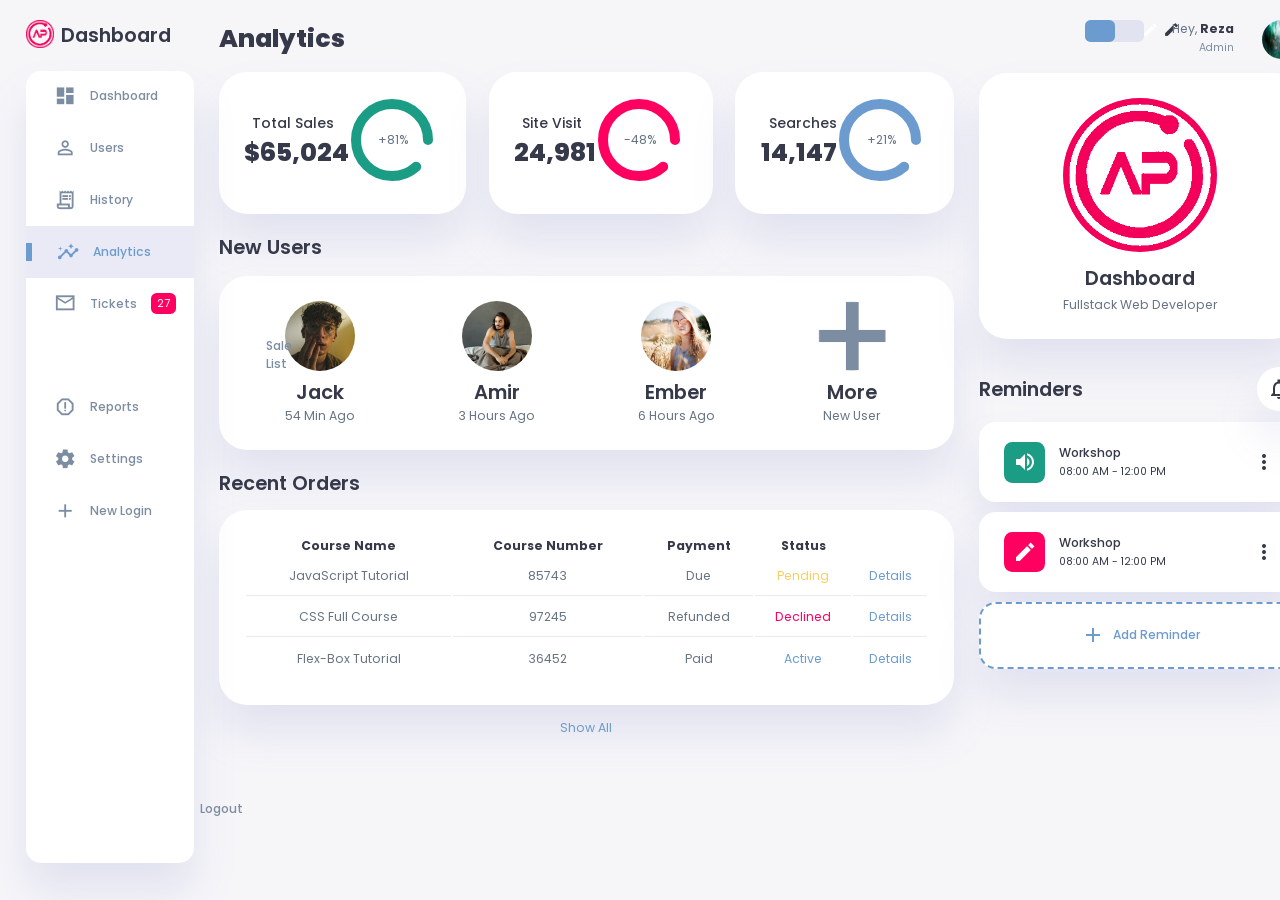
<file: Admin Dashboard 1/index.html>
<!DOCTYPE html>
<html lang="en">

<head>
    <meta charset="UTF-8">
    <meta name="viewport" content="width=device-width, initial-scale=1.0">
    <link href="https://fonts.googleapis.com/icon?family=Material+Icons+Sharp" rel="stylesheet">
    <link rel="stylesheet" href="style.css">
    <title>Responsive Dashboard Design #1 </title>
</head>

<body>

    <div class="container">
        <!-- Sidebar Section -->
        <aside>
            <div class="toggle">
                <div class="logo">
                    <img src="images/logo.png">
                    <h2>Dashboard</h2>
                </div>
                <div class="close" id="close-btn">
                    <span class="material-icons-sharp">
                        close
                    </span>
                </div>
            </div>

            <div class="sidebar">
                <a href="#">
                    <span class="material-icons-sharp">
                        dashboard
                    </span>
                    <h3>Dashboard</h3>
                </a>
                <a href="#">
                    <span class="material-icons-sharp">
                        person_outline
                    </span>
                    <h3>Users</h3>
                </a>
                <a href="#">
                    <span class="material-icons-sharp">
                        receipt_long
                    </span>
                    <h3>History</h3>
                </a>
                <a href="#" class="active">
                    <span class="material-icons-sharp">
                        insights
                    </span>
                    <h3>Analytics</h3>
                </a>
                <a href="#">
                    <span class="material-icons-sharp">
                        mail_outline
                    </span>
                    <h3>Tickets</h3>
                    <span class="message-count">27</span>
                </a>
                <a href="#">
                    <span class="material-icons-sharp">
                        inventory
                    </span>
                    <h3>Sale List</h3>
                </a>
                <a href="#">
                    <span class="material-icons-sharp">
                        report_gmailerrorred
                    </span>
                    <h3>Reports</h3>
                </a>
                <a href="#">
                    <span class="material-icons-sharp">
                        settings
                    </span>
                    <h3>Settings</h3>
                </a>
                <a href="#">
                    <span class="material-icons-sharp">
                        add
                    </span>
                    <h3>New Login</h3>
                </a>
                <a href="#">
                    <span class="material-icons-sharp">
                        logout
                    </span>
                    <h3>Logout</h3>
                </a>
            </div>
        </aside>
        <!-- End of Sidebar Section -->

        <!-- Main Content -->
        <main>
            <h1>Analytics</h1>
            <!-- Analyses -->
            <div class="analyse">
                <div class="sales">
                    <div class="status">
                        <div class="info">
                            <h3>Total Sales</h3>
                            <h1>$65,024</h1>
                        </div>
                        <div class="progresss">
                            <svg>
                                <circle cx="38" cy="38" r="36"></circle>
                            </svg>
                            <div class="percentage">
                                <p>+81%</p>
                            </div>
                        </div>
                    </div>
                </div>
                <div class="visits">
                    <div class="status">
                        <div class="info">
                            <h3>Site Visit</h3>
                            <h1>24,981</h1>
                        </div>
                        <div class="progresss">
                            <svg>
                                <circle cx="38" cy="38" r="36"></circle>
                            </svg>
                            <div class="percentage">
                                <p>-48%</p>
                            </div>
                        </div>
                    </div>
                </div>
                <div class="searches">
                    <div class="status">
                        <div class="info">
                            <h3>Searches</h3>
                            <h1>14,147</h1>
                        </div>
                        <div class="progresss">
                            <svg>
                                <circle cx="38" cy="38" r="36"></circle>
                            </svg>
                            <div class="percentage">
                                <p>+21%</p>
                            </div>
                        </div>
                    </div>
                </div>
            </div>
            <!-- End of Analyses -->

            <!-- New Users Section -->
            <div class="new-users">
                <h2>New Users</h2>
                <div class="user-list">
                    <div class="user">
                        <img src="images/profile-2.jpg">
                        <h2>Jack</h2>
                        <p>54 Min Ago</p>
                    </div>
                    <div class="user">
                        <img src="images/profile-3.jpg">
                        <h2>Amir</h2>
                        <p>3 Hours Ago</p>
                    </div>
                    <div class="user">
                        <img src="images/profile-4.jpg">
                        <h2>Ember</h2>
                        <p>6 Hours Ago</p>
                    </div>
                    <div class="user">
                        <img src="images/plus.png">
                        <h2>More</h2>
                        <p>New User</p>
                    </div>
                </div>
            </div>
            <!-- End of New Users Section -->

            <!-- Recent Orders Table -->
            <div class="recent-orders">
                <h2>Recent Orders</h2>
                <table>
                    <thead>
                        <tr>
                            <th>Course Name</th>
                            <th>Course Number</th>
                            <th>Payment</th>
                            <th>Status</th>
                            <th></th>
                        </tr>
                    </thead>
                    <tbody></tbody>
                </table>
                <a href="#">Show All</a>
            </div>
            <!-- End of Recent Orders -->

        </main>
        <!-- End of Main Content -->

        <!-- Right Section -->
        <div class="right-section">
            <div class="nav">
                <button id="menu-btn">
                    <span class="material-icons-sharp">
                        menu
                    </span>
                </button>
                <div class="dark-mode">
                    <span class="material-icons-sharp active">
                        light_mode
                    </span>
                    <span class="material-icons-sharp">
                        dark_mode
                    </span>
                </div>

                <div class="profile">
                    <div class="info">
                        <p>Hey, <b>Reza</b></p>
                        <small class="text-muted">Admin</small>
                    </div>
                    <div class="profile-photo">
                        <img src="images/profile-1.jpg">
                    </div>
                </div>

            </div>
            <!-- End of Nav -->

            <div class="user-profile">
                <div class="logo">
                    <img src="images/logo.png">
                    <h2>Dashboard</h2>
                    <p>Fullstack Web Developer</p>
                </div>
            </div>

            <div class="reminders">
                <div class="header">
                    <h2>Reminders</h2>
                    <span class="material-icons-sharp">
                        notifications_none
                    </span>
                </div>

                <div class="notification">
                    <div class="icon">
                        <span class="material-icons-sharp">
                            volume_up
                        </span>
                    </div>
                    <div class="content">
                        <div class="info">
                            <h3>Workshop</h3>
                            <small class="text_muted">
                                08:00 AM - 12:00 PM
                            </small>
                        </div>
                        <span class="material-icons-sharp">
                            more_vert
                        </span>
                    </div>
                </div>

                <div class="notification deactive">
                    <div class="icon">
                        <span class="material-icons-sharp">
                            edit
                        </span>
                    </div>
                    <div class="content">
                        <div class="info">
                            <h3>Workshop</h3>
                            <small class="text_muted">
                                08:00 AM - 12:00 PM
                            </small>
                        </div>
                        <span class="material-icons-sharp">
                            more_vert
                        </span>
                    </div>
                </div>

                <div class="notification add-reminder">
                    <div>
                        <span class="material-icons-sharp">
                            add
                        </span>
                        <h3>Add Reminder</h3>
                    </div>
                </div>

            </div>

        </div>


    </div>

    <script src="orders.js"></script>
    <script src="index.js"></script>
</body>

</html>
</file>
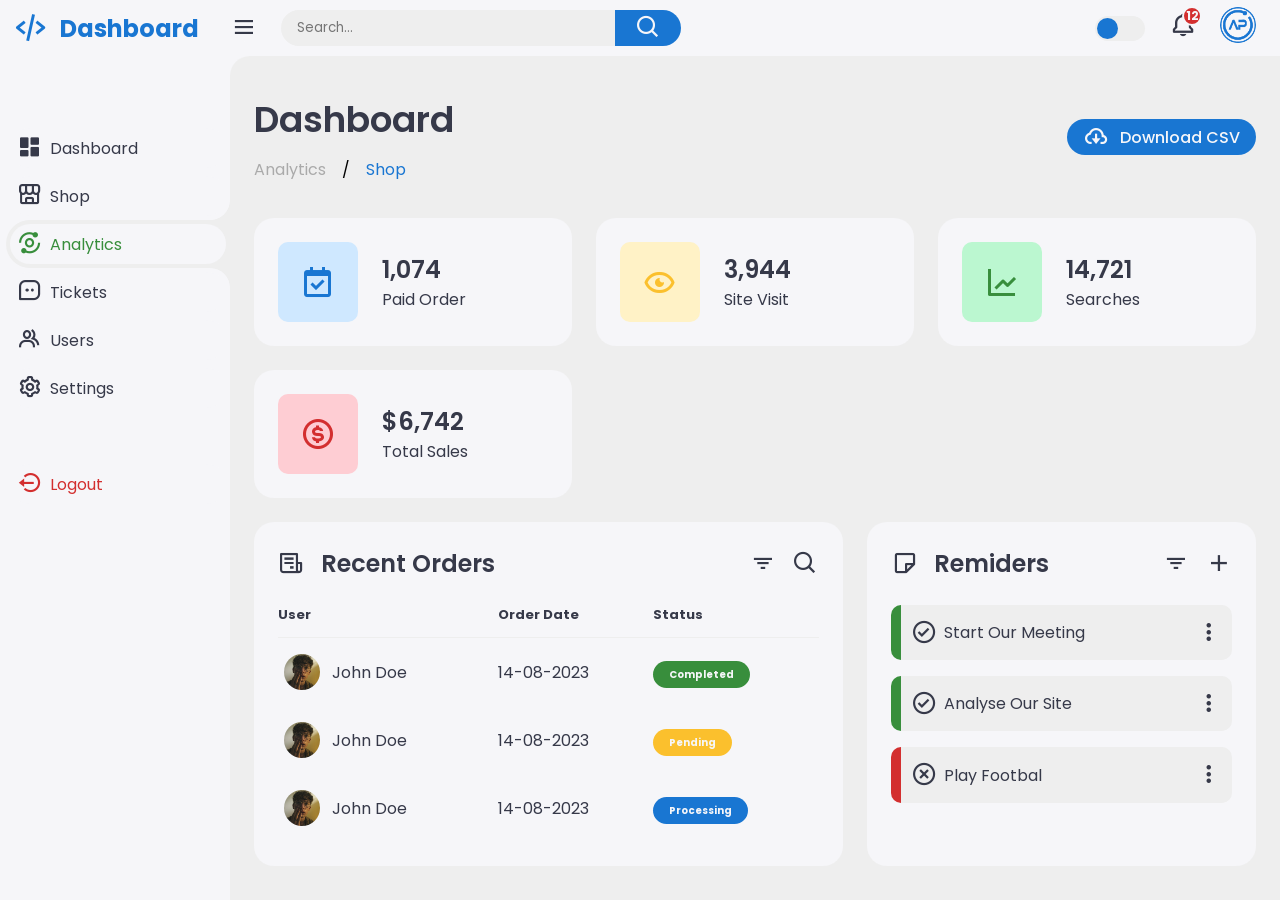
<file: Admin Dashboard 2/index.html>
<!DOCTYPE html>
<html lang="en">

<head>
    <meta charset="UTF-8">
    <meta name="viewport" content="width=device-width, initial-scale=1.0">
    <link href='https://unpkg.com/boxicons@2.1.4/css/boxicons.min.css' rel='stylesheet'>
    <link rel="stylesheet" href="style.css">
    <title>Responsive Dashboard Design #2 </title>
</head>

<body>

    <!-- Sidebar -->
    <div class="sidebar">
        <a href="#" class="logo">
            <i class='bx bx-code-alt'></i>
            <div class="logo-name">Dashboard</div>
        </a>
        <ul class="side-menu">
            <li><a href="#"><i class='bx bxs-dashboard'></i>Dashboard</a></li>
            <li><a href="#"><i class='bx bx-store-alt'></i>Shop</a></li>
            <li class="active"><a href="#"><i class='bx bx-analyse'></i>Analytics</a></li>
            <li><a href="#"><i class='bx bx-message-square-dots'></i>Tickets</a></li>
            <li><a href="#"><i class='bx bx-group'></i>Users</a></li>
            <li><a href="#"><i class='bx bx-cog'></i>Settings</a></li>
        </ul>
        <ul class="side-menu">
            <li>
                <a href="#" class="logout">
                    <i class='bx bx-log-out-circle'></i>
                    Logout
                </a>
            </li>
        </ul>
    </div>
    <!-- End of Sidebar -->

    <!-- Main Content -->
    <div class="content">
        <!-- Navbar -->
        <nav>
            <i class='bx bx-menu'></i>
            <form action="#">
                <div class="form-input">
                    <input type="search" placeholder="Search...">
                    <button class="search-btn" type="submit"><i class='bx bx-search'></i></button>
                </div>
            </form>
            <input type="checkbox" id="theme-toggle" hidden>
            <label for="theme-toggle" class="theme-toggle"></label>
            <a href="#" class="notif">
                <i class='bx bx-bell'></i>
                <span class="count">12</span>
            </a>
            <a href="#" class="profile">
                <img src="images/logo.png">
            </a>
        </nav>

        <!-- End of Navbar -->

        <main>
            <div class="header">
                <div class="left">
                    <h1>Dashboard</h1>
                    <ul class="breadcrumb">
                        <li><a href="#">
                                Analytics
                            </a></li>
                        /
                        <li><a href="#" class="active">Shop</a></li>
                    </ul>
                </div>
                <a href="#" class="report">
                    <i class='bx bx-cloud-download'></i>
                    <span>Download CSV</span>
                </a>
            </div>

            <!-- Insights -->
            <ul class="insights">
                <li>
                    <i class='bx bx-calendar-check'></i>
                    <span class="info">
                        <h3>
                            1,074
                        </h3>
                        <p>Paid Order</p>
                    </span>
                </li>
                <li><i class='bx bx-show-alt'></i>
                    <span class="info">
                        <h3>
                            3,944
                        </h3>
                        <p>Site Visit</p>
                    </span>
                </li>
                <li><i class='bx bx-line-chart'></i>
                    <span class="info">
                        <h3>
                            14,721
                        </h3>
                        <p>Searches</p>
                    </span>
                </li>
                <li><i class='bx bx-dollar-circle'></i>
                    <span class="info">
                        <h3>
                            $6,742
                        </h3>
                        <p>Total Sales</p>
                    </span>
                </li>
            </ul>
            <!-- End of Insights -->

            <div class="bottom-data">
                <div class="orders">
                    <div class="header">
                        <i class='bx bx-receipt'></i>
                        <h3>Recent Orders</h3>
                        <i class='bx bx-filter'></i>
                        <i class='bx bx-search'></i>
                    </div>
                    <table>
                        <thead>
                            <tr>
                                <th>User</th>
                                <th>Order Date</th>
                                <th>Status</th>
                            </tr>
                        </thead>
                        <tbody>
                            <tr>
                                <td>
                                    <img src="images/profile-1.jpg">
                                    <p>John Doe</p>
                                </td>
                                <td>14-08-2023</td>
                                <td><span class="status completed">Completed</span></td>
                            </tr>
                            <tr>
                                <td>
                                    <img src="images/profile-1.jpg">
                                    <p>John Doe</p>
                                </td>
                                <td>14-08-2023</td>
                                <td><span class="status pending">Pending</span></td>
                            </tr>
                            <tr>
                                <td>
                                    <img src="images/profile-1.jpg">
                                    <p>John Doe</p>
                                </td>
                                <td>14-08-2023</td>
                                <td><span class="status process">Processing</span></td>
                            </tr>
                        </tbody>
                    </table>
                </div>

                <!-- Reminders -->
                <div class="reminders">
                    <div class="header">
                        <i class='bx bx-note'></i>
                        <h3>Remiders</h3>
                        <i class='bx bx-filter'></i>
                        <i class='bx bx-plus'></i>
                    </div>
                    <ul class="task-list">
                        <li class="completed">
                            <div class="task-title">
                                <i class='bx bx-check-circle'></i>
                                <p>Start Our Meeting</p>
                            </div>
                            <i class='bx bx-dots-vertical-rounded'></i>
                        </li>
                        <li class="completed">
                            <div class="task-title">
                                <i class='bx bx-check-circle'></i>
                                <p>Analyse Our Site</p>
                            </div>
                            <i class='bx bx-dots-vertical-rounded'></i>
                        </li>
                        <li class="not-completed">
                            <div class="task-title">
                                <i class='bx bx-x-circle'></i>
                                <p>Play Footbal</p>
                            </div>
                            <i class='bx bx-dots-vertical-rounded'></i>
                        </li>
                    </ul>
                </div>

                <!-- End of Reminders-->

            </div>

        </main>

    </div>

    <script src="index.js"></script>
</body>

</html>
</file>
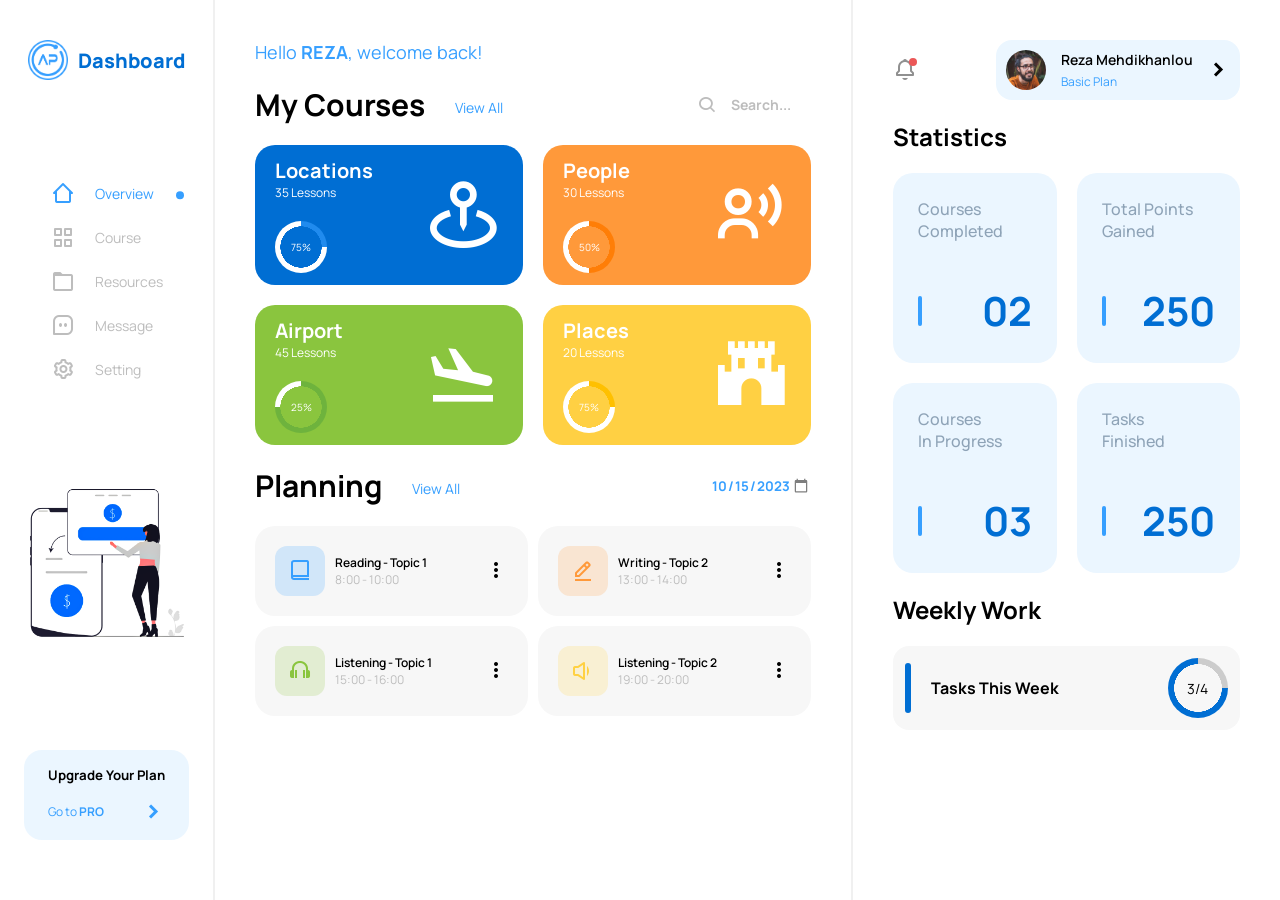
<file: Dashboard Design 1/index.html>
<!DOCTYPE html>
<html lang="en">

<head>
    <meta charset="UTF-8">
    <meta name="viewport" content="width=device-width, initial-scale=1.0">
    <link href='https://unpkg.com/boxicons@2.1.4/css/boxicons.min.css' rel='stylesheet'>
    <link rel="stylesheet" href="style.css">
    <title>Responsive Dashboard Design #01 </title>
</head>

<body>

    <div class="container">

        <aside class="left-section">
            <div class="logo">
                <button class="menu-btn" id="menu-close">
                    <i class='bx bx-log-out-circle'></i>
                </button>
                <img src="assets/logo.png">
                <a href="#">Dashboard</a>
            </div>

            <div class="sidebar">
                <div class="item" id="active">
                    <i class='bx bx-home-alt-2'></i>
                    <a href="#">Overview</a>
                </div>
                <div class="item">
                    <i class='bx bx-grid-alt'></i>
                    <a href="#">Course</a>
                </div>
                <div class="item">
                    <i class='bx bx-folder'></i>
                    <a href="#">Resources</a>
                </div>
                <div class="item">
                    <i class='bx bx-message-square-dots'></i>
                    <a href="#">Message</a>
                </div>
                <div class="item">
                    <i class='bx bx-cog'></i>
                    <a href="#">Setting</a>
                </div>
            </div>

            <div class="pic">
                <img src="assets/pro.png">
            </div>

            <div class="upgrade">
                <h5>Upgrade Your Plan</h5>
                <div class="link">
                    <a href="#">Go to <b>PRO</b></a>
                    <i class='bx bxs-chevron-right'></i>
                </div>
            </div>

        </aside>

        <main>
            <header>
                <button class="menu-btn" id="menu-open">
                    <i class='bx bx-menu'></i>
                </button>
                <h5>Hello <b>REZA</b>, welcome back!</h5>
            </header>

            <div class="separator">
                <div class="info">
                    <h3>My Courses</h3>
                    <a href="#">View All</a>
                </div>
                <div class="search">
                    <i class='bx bx-search'></i>
                    <input type="text" placeholder="Search...">
                </div>
            </div>

            <div class="analytics">
                <div class="item">
                    <div class="progress">
                        <div class="info">
                            <h5>Locations</h5>
                            <p>35 Lessons</p>
                        </div>
                        <div class="progress-bar" role="progressbar" aria-valuenow="75" aria-valuemin="0"
                            aria-valuemax="100"></div>
                    </div>
                    <i class='bx bx-map-pin'></i>
                </div>
                <div class="item">
                    <div class="progress">
                        <div class="info">
                            <h5>People</h5>
                            <p>30 Lessons</p>
                        </div>
                        <div class="progress-bar" role="progressbar" aria-valuenow="75" aria-valuemin="0"
                            aria-valuemax="100"></div>
                    </div>
                    <i class='bx bx-user-voice'></i>
                </div>
                <div class="item">
                    <div class="progress">
                        <div class="info">
                            <h5>Airport</h5>
                            <p>45 Lessons</p>
                        </div>
                        <div class="progress-bar" role="progressbar" aria-valuenow="75" aria-valuemin="0"
                            aria-valuemax="100"></div>
                    </div>
                    <i class='bx bxs-plane-land'></i>
                </div>
                <div class="item">
                    <div class="progress">
                        <div class="info">
                            <h5>Places</h5>
                            <p>20 Lessons</p>
                        </div>
                        <div class="progress-bar" role="progressbar" aria-valuenow="75" aria-valuemin="0"
                            aria-valuemax="100"></div>
                    </div>
                    <i class='bx bxs-castle'></i>
                </div>
            </div>

            <div class="separator">
                <div class="info">
                    <h3>Planning</h3>
                    <a href="#">View All</a>
                </div>
                <input type="date" value="2023-10-15">
            </div>

            <div class="planning">
                <div class="item">
                    <div class="left">
                        <div class="icon">
                            <i class='bx bx-book-alt'></i>
                        </div>
                        <div class="details">
                            <h5>Reading - Topic 1</h5>
                            <p>8:00 - 10:00</p>
                        </div>
                    </div>
                    <i class='bx bx-dots-vertical-rounded'></i>
                </div>
                <div class="item">
                    <div class="left">
                        <div class="icon">
                            <i class='bx bx-edit-alt'></i>
                        </div>
                        <div class="details">
                            <h5>Writing - Topic 2</h5>
                            <p>13:00 - 14:00</p>
                        </div>
                    </div>
                    <i class='bx bx-dots-vertical-rounded'></i>
                </div>
                <div class="item">
                    <div class="left">
                        <div class="icon">
                            <i class='bx bx-headphone'></i>
                        </div>
                        <div class="details">
                            <h5>Listening - Topic 1</h5>
                            <p>15:00 - 16:00</p>
                        </div>
                    </div>
                    <i class='bx bx-dots-vertical-rounded'></i>
                </div>
                <div class="item">
                    <div class="left">
                        <div class="icon">
                            <i class='bx bx-volume-low'></i>
                        </div>
                        <div class="details">
                            <h5>Listening - Topic 2</h5>
                            <p>19:00 - 20:00</p>
                        </div>
                    </div>
                    <i class='bx bx-dots-vertical-rounded'></i>
                </div>
            </div>
        </main>

        <aside class="right-section">
            <div class="top">
                <i class='bx bx-bell'></i>
                <div class="profile">
                    <div class="left">
                        <img src="assets/profile.jpg">
                        <div class="user">
                            <h5>Reza Mehdikhanlou</h5>
                            <a href="#">Basic Plan</a>
                        </div>
                    </div>
                    <i class='bx bxs-chevron-right'></i>
                </div>
            </div>

            <div class="separator" id="first">
                <h4>Statistics</h4>
            </div>

            <div class="stats">
                <div class="item">
                    <div class="top">
                        <p>Courses</p>
                        <p>Completed</p>
                    </div>
                    <div class="bottom">
                        <div class="line"></div>
                        <h3>02</h3>
                    </div>
                </div>
                <div class="item">
                    <div class="top">
                        <p>Total Points</p>
                        <p>Gained</p>
                    </div>
                    <div class="bottom">
                        <div class="line"></div>
                        <h3>250</h3>
                    </div>
                </div>
                <div class="item">
                    <div class="top">
                        <p>Courses</p>
                        <p>In Progress</p>
                    </div>
                    <div class="bottom">
                        <div class="line"></div>
                        <h3>03</h3>
                    </div>
                </div>
                <div class="item">
                    <div class="top">
                        <p>Tasks</p>
                        <p>Finished</p>
                    </div>
                    <div class="bottom">
                        <div class="line"></div>
                        <h3>250</h3>
                    </div>
                </div>
            </div>

            <div class="separator">
                <h4>Weekly Work</h4>
            </div>

            <div class="weekly">
                <div class="title">
                    <div class="line"></div>
                    <h5>Tasks This Week</h5>
                </div>
                <div class="progress-bar" role="progressbar" aria-valuenow="75" aria-valuemin="0" aria-valuemax="100">
                </div>
            </div>

        </aside>

    </div>

    <script src="script.js"></script>
</body>

</html>
</file>
<file: Admin Dashboard 1/style.css>
@import url('https://fonts.googleapis.com/css2?family=Poppins:wght@300;400;500;600;700;800&display=swap');

:root{
    --color-primary: #6C9BCF;
    --color-danger: #FF0060;
    --color-success: #1B9C85;
    --color-warning: #F7D060;
    --color-white: #fff;
    --color-info-dark: #7d8da1;
    --color-dark: #363949;
    --color-light: rgba(132, 139, 200, 0.18);
    --color-dark-variant: #677483;
    --color-background: #f6f6f9;

    --card-border-radius: 2rem;
    --border-radius-1: 0.4rem;
    --border-radius-2: 1.2rem;

    --card-padding: 1.8rem;
    --padding-1: 1.2rem;

    --box-shadow: 0 2rem 3rem var(--color-light);
}

.dark-mode-variables{
    --color-background: #181a1e;
    --color-white: #202528;
    --color-dark: #edeffd;
    --color-dark-variant: #a3bdcc;
    --color-light: rgba(0, 0, 0, 0.4);
    --box-shadow: 0 2rem 3rem var(--color-light);
}

*{
    margin: 0;
    padding: 0;
    outline: 0;
    appearance: 0;
    border: 0;
    text-decoration: none;
    box-sizing: border-box;
}

html{
    font-size: 14px;
}

body{
    width: 100vw;
    height: 100vh;
    font-family: 'Poppins', sans-serif;
    font-size: 0.88rem;
    user-select: none;
    overflow-x: hidden;
    color: var(--color-dark);
    background-color: var(--color-background);
}

a{
    color: var(--color-dark);
}

img{
    display: block;
    width: 100%;
    object-fit: cover;
}

h1{
    font-weight: 800;
    font-size: 1.8rem;
}

h2{
    font-weight: 600;
    font-size: 1.4rem;
}

h3{
    font-weight: 500;
    font-size: 0.87rem;
}

small{
    font-size: 0.76rem;
}

p{
    color: var(--color-dark-variant);
}

b{
    color: var(--color-dark);
}

.text-muted{
    color: var(--color-info-dark);
}

.primary{
    color: var(--color-primary);
}

.danger{
    color: var(--color-danger);
}

.success{
    color: var(--color-success);
}

.warning{
    color: var(--color-warning);
}

.container{
    display: grid;
    width: 96%;
    margin: 0 auto;
    gap: 1.8rem;
    grid-template-columns: 12rem auto 23rem;
}

aside{
    height: 100vh;
}

aside .toggle{
    display: flex;
    align-items: center;
    justify-content: space-between;
    margin-top: 1.4rem;
}

aside .toggle .logo{
    display: flex;
    gap: 0.5rem;
}

aside .toggle .logo img{
    width: 2rem;
    height: 2rem;
}

aside .toggle .close{
    padding-right: 1rem;
    display: none;
}

aside .sidebar{
    display: flex;
    flex-direction: column;
    background-color: var(--color-white);
    box-shadow: var(--box-shadow);
    border-radius: 15px;
    height: 88vh;
    position: relative;
    top: 1.5rem;
    transition: all 0.3s ease;
}

aside .sidebar:hover{
    box-shadow: none;
}

aside .sidebar a{
    display: flex;
    align-items: center;
    color: var(--color-info-dark);
    height: 3.7rem;
    gap: 1rem;
    position: relative;
    margin-left: 2rem;
    transition: all 0.3s ease;
}

aside .sidebar a span{
    font-size: 1.6rem;
    transition: all 0.3s ease;
}

aside .sidebar a:last-child{
    position: absolute;
    bottom: 2rem;
    width: 100%;
}

aside .sidebar a.active{
    width: 100%;
    color: var(--color-primary);
    background-color: var(--color-light);
    margin-left: 0;
}

aside .sidebar a.active::before{
    content: '';
    width: 6px;
    height: 18px;
    background-color: var(--color-primary);
}

aside .sidebar a.active span{
    color: var(--color-primary);
    margin-left: calc(1rem - 3px);
}

aside .sidebar a:hover{
    color: var(--color-primary);
}

aside .sidebar a:hover span{
    margin-left: 0.6rem;
}

aside .sidebar .message-count{
    background-color: var(--color-danger);
    padding: 2px 6px;
    color: var(--color-white);
    font-size: 11px;
    border-radius: var(--border-radius-1);
}

main{
    margin-top: 1.4rem;
}

main .analyse{
    display: grid;
    grid-template-columns: repeat(3, 1fr);
    gap: 1.6rem;
}

main .analyse > div{
    background-color: var(--color-white);
    padding: var(--card-padding);
    border-radius: var(--card-border-radius);
    margin-top: 1rem;
    box-shadow: var(--box-shadow);
    cursor: pointer;
    transition: all 0.3s ease;
}

main .analyse > div:hover{
    box-shadow: none;
}

main .analyse > div .status{
    display: flex;
    align-items: center;
    justify-content: space-between;
}

main .analyse h3{
    margin-left: 0.6rem;
    font-size: 1rem;
}

main .analyse .progresss{
    position: relative;
    width: 92px;
    height: 92px;
    border-radius: 50%;
}

main .analyse svg{
    width: 7rem;
    height: 7rem;
}

main .analyse svg circle{
    fill: none;
    stroke-width: 10;
    stroke-linecap: round;
    transform: translate(5px, 5px);
}

main .analyse .sales svg circle{
    stroke: var(--color-success);
    stroke-dashoffset: -30;
    stroke-dasharray: 200;
}

main .analyse .visits svg circle{
    stroke: var(--color-danger);
    stroke-dashoffset: -30;
    stroke-dasharray: 200;
}

main .analyse .searches svg circle{
    stroke: var(--color-primary);
    stroke-dashoffset: -30;
    stroke-dasharray: 200;
}

main .analyse .progresss .percentage{
    position: absolute;
    top: -3px;
    left: -1px;
    display: flex;
    align-items: center;
    justify-content: center;
    height: 100%;
    width: 100%;
}

main .new-users{
    margin-top: 1.3rem;
}

main .new-users .user-list{
    background-color: var(--color-white);
    padding: var(--card-padding);
    border-radius: var(--card-border-radius);
    margin-top: 1rem;
    box-shadow: var(--box-shadow);
    display: flex;
    justify-content: space-around;
    flex-wrap: wrap;
    gap: 1.4rem;
    cursor: pointer;
    transition: all 0.3s ease;
}

main .new-users .user-list:hover{
    box-shadow: none;
}

main .new-users .user-list .user{
    display: flex;
    flex-direction: column;
    align-items: center;
    justify-content: center;
}

main .new-users .user-list .user img{
    width: 5rem;
    height: 5rem;
    margin-bottom: 0.4rem;
    border-radius: 50%;
}

main .recent-orders{
    margin-top: 1.3rem;
}

main .recent-orders h2{
    margin-bottom: 0.8rem;
}

main .recent-orders table{
    background-color: var(--color-white);
    width: 100%;
    padding: var(--card-padding);
    text-align: center;
    box-shadow: var(--box-shadow);
    border-radius: var(--card-border-radius);
    transition: all 0.3s ease;
}

main .recent-orders table:hover{
    box-shadow: none;
}

main table tbody td{
    height: 2.8rem;
    border-bottom: 1px solid var(--color-light);
    color: var(--color-dark-variant);
}

main table tbody tr:last-child td{
    border: none;
}

main .recent-orders a{
    text-align: center;
    display: block;
    margin: 1rem auto;
    color: var(--color-primary);
}

.right-section{
    margin-top: 1.4rem;
}

.right-section .nav{
    display: flex;
    justify-content: end;
    gap: 2rem;
}

.right-section .nav button{
    display: none;
}

.right-section .dark-mode{
    background-color: var(--color-light);
    display: flex;
    justify-content: space-between;
    align-items: center;
    height: 1.6rem;
    width: 4.2rem;
    cursor: pointer;
    border-radius: var(--border-radius-1);
}

.right-section .dark-mode span{
    font-size: 1.2rem;
    width: 50%;
    height: 100%;
    display: flex;
    align-items: center;
    justify-content: center;
}

.right-section .dark-mode span.active{
    background-color: var(--color-primary);
    color: white;
    border-radius: var(--border-radius-1);
}

.right-section .nav .profile{
    display: flex;
    gap: 2rem;
    text-align: right;
}

.right-section .nav .profile .profile-photo{
    width: 2.8rem;
    height: 2.8rem;
    border-radius: 50%;
    overflow: hidden;
}

.right-section .user-profile{
    display: flex;
    justify-content: center;
    text-align: center;
    margin-top: 1rem;
    background-color: var(--color-white);
    padding: var(--card-padding);
    border-radius: var(--card-border-radius);
    box-shadow: var(--box-shadow);
    cursor: pointer;
    transition: all 0.3s ease;
}

.right-section .user-profile:hover{
    box-shadow: none;
}

.right-section .user-profile img{
    width: 11rem;
    height: auto;
    margin-bottom: 0.8rem;
    border-radius: 50%;
}

.right-section .user-profile h2{
    margin-bottom: 0.2rem;
}

.right-section .reminders{
    margin-top: 2rem;
}

.right-section .reminders .header{
    display: flex;
    align-items: center;
    justify-content: space-between;
    margin-bottom: 0.8rem;
}

.right-section .reminders .header span{
    padding: 10px;
    box-shadow: var(--box-shadow);
    background-color: var(--color-white);
    border-radius: 50%;
}

.right-section .reminders .notification{
    background-color: var(--color-white);
    display: flex;
    align-items: center;
    gap: 1rem;
    margin-bottom: 0.7rem;
    padding: 1.4rem var(--card-padding);
    border-radius: var(--border-radius-2);
    box-shadow: var(--box-shadow);
    cursor: pointer;
    transition: all 0.3s ease;
}

.right-section .reminders .notification:hover{
    box-shadow: none;
}

.right-section .reminders .notification .content{
    display: flex;
    justify-content: space-between;
    align-items: center;
    margin: 0;
    width: 100%;
}

.right-section .reminders .notification .icon{
    padding: 0.6rem;
    color: var(--color-white);
    background-color: var(--color-success);
    border-radius: 20%;
    display: flex;
}

.right-section .reminders .notification.deactive .icon{
    background-color: var(--color-danger);
}

.right-section .reminders .add-reminder{
    background-color: var(--color-white);
    border: 2px dashed var(--color-primary);
    color: var(--color-primary);
    display: flex;
    align-items: center;
    justify-content: center;
    cursor: pointer;
}

.right-section .reminders .add-reminder:hover{
    background-color: var(--color-primary);
    color: white;
}

.right-section .reminders .add-reminder div{
    display: flex;
    align-items: center;
    gap: 0.6rem;
}

@media screen and (max-width: 1200px) {
    .container{
        width: 95%;
        grid-template-columns: 7rem auto 23rem;
    }

    aside .logo h2{
        display: none;
    }

    aside .sidebar h3{
        display: none;
    }

    aside .sidebar a{
        width: 5.6rem;
    }

    aside .sidebar a:last-child{
        position: relative;
        margin-top: 1.8rem;
    }

    main .analyse{
        grid-template-columns: 1fr;
        gap: 0;
    }

    main .new-users .user-list .user{
        flex-basis: 40%;
    }

    main .recent-orders {
        width: 94%;
        position: absolute;
        left: 50%;
        transform: translateX(-50%);
        margin: 2rem 0 0 0.8rem;
    }

    main .recent-orders table{
        width: 83vw;
    }

    main table thead tr th:last-child,
    main table thead tr th:first-child{
        display: none;
    }

    main table tbody tr td:last-child,
    main table tbody tr td:first-child{
        display: none;
    }

}

@media screen and (max-width: 768px) {
    .container{
        width: 100%;
        grid-template-columns: 1fr;
        padding: 0 var(--padding-1);
    }

    aside{
        position: fixed;
        background-color: var(--color-white);
        width: 15rem;
        z-index: 3;
        box-shadow: 1rem 3rem 4rem var(--color-light);
        height: 100vh;
        left: -100%;
        display: none;
        animation: showMenu 0.4s ease forwards;
    }

    @keyframes showMenu {
       to{
        left: 0;
       } 
    }

    aside .logo{
        margin-left: 1rem;
    }

    aside .logo h2{
        display: inline;
    }

    aside .sidebar h3{
        display: inline;
    }

    aside .sidebar a{
        width: 100%;
        height: 3.4rem;
    }

    aside .sidebar a:last-child{
        position: absolute;
        bottom: 5rem;
    }

    aside .toggle .close{
        display: inline-block;
        cursor: pointer;
    }

    main{
        margin-top: 8rem;
        padding: 0 1rem;
    }

    main .new-users .user-list .user{
        flex-basis: 35%;
    }

    main .recent-orders{
        position: relative;
        margin: 3rem 0 0 0;
        width: 100%;
    }

    main .recent-orders table{
        width: 100%;
        margin: 0;
    }

    .right-section{
        width: 94%;
        margin: 0 auto 4rem;
    }

    .right-section .nav{
        position: fixed;
        top: 0;
        left: 0;
        align-items: center;
        background-color: var(--color-white);
        padding: 0 var(--padding-1);
        height: 4.6rem;
        width: 100%;
        z-index: 2;
        box-shadow: 0 1rem 1rem var(--color-light);
        margin: 0;
    }

    .right-section .nav .dark-mode{
        width: 4.4rem;
        position: absolute;
        left: 66%;
    }

    .right-section .profile .info{
        display: none;
    }

    .right-section .nav button{
        display: inline-block;
        background-color: transparent;
        cursor: pointer;
        color: var(--color-dark);
        position: absolute;
        left: 1rem;
    }

    .right-section .nav button span{
        font-size: 2rem;
    }

}
</file>
<file: Admin Dashboard 2/style.css>
@import url('https://fonts.googleapis.com/css2?family=Poppins:wght@300;400;500;600;700;800&display=swap');

:root {
    --light: #f6f6f9;
    --primary: #1976D2;
    --light-primary: #CFE8FF;
    --grey: #eee;
    --dark-grey: #AAAAAA;
    --dark: #363949;
    --danger: #D32F2F;
	--light-danger: #FECDD3;
    --warning: #FBC02D;
    --light-warning: #FFF2C6;
    --success: #388E3C;
    --light-success: #BBF7D0;
}

*{
    margin: 0;
    padding: 0;
    box-sizing: border-box;
    font-family: 'Poppins', sans-serif;
}

.bx{
    font-size: 1.7rem;
}

a{
    text-decoration: none;
}

li{
    list-style: none;
}

html{
    overflow-x: hidden;
}

body.dark{
    --light: #181a1e;
    --grey: #25252c;
    --dark: #fbfbfb
}

body{
    background: var(--grey);
    overflow-x: hidden;
}

.sidebar{
    position: fixed;
    top: 0;
    left: 0;
    background: var(--light);
    width: 230px;
    height: 100%;
    z-index: 2000;
    overflow-x: hidden;
    scrollbar-width: none;
    transition: all 0.3s ease;
}

.sidebar::-webkit-scrollbar{
    display: none;
}

.sidebar.close{
    width: 60px;
}

.sidebar .logo{
    font-size: 24px;
    font-weight: 700;
    height: 56px;
    display: flex;
    align-items: center;
    color: var(--primary);
    z-index: 500;
    padding-bottom: 20px;
    box-sizing: content-box;
}

.sidebar .logo .logo-name span{
    color: var(--dark);
}

.sidebar .logo .bx{
    min-width: 60px;
    display: flex;
    justify-content: center;
    font-size: 2.2rem;
}

.sidebar .side-menu{
    width: 100%;
    margin-top: 48px;
}

.sidebar .side-menu li{
    height: 48px;
    background: transparent;
    margin-left: 6px;
    border-radius: 48px 0 0 48px;
    padding: 4px;
}

.sidebar .side-menu li.active{
    background: var(--grey);
    position: relative;
}

.sidebar .side-menu li.active::before{
    content: "";
    position: absolute;
    width: 40px;
    height: 40px;
    border-radius: 50%;
    top: -40px;
    right: 0;
    box-shadow: 20px 20px 0 var(--grey);
    z-index: -1;
}

.sidebar .side-menu li.active::after{
    content: "";
    position: absolute;
    width: 40px;
    height: 40px;
    border-radius: 50%;
    bottom: -40px;
    right: 0;
    box-shadow: 20px -20px 0 var(--grey);
    z-index: -1;
}

.sidebar .side-menu li a{
    width: 100%;
    height: 100%;
    background: var(--light);
    display: flex;
    align-items: center;
    border-radius: 48px;
    font-size: 16px;
    color: var(--dark);
    white-space: nowrap;
    overflow-x: hidden;
    transition: all 0.3s ease;
}

.sidebar .side-menu li.active a{
    color: var(--success);
}

.sidebar.close .side-menu li a{
    width: calc(48px - (4px * 2));
    transition: all 0.3s ease;
}

.sidebar .side-menu li a .bx{
    min-width: calc(60px - ((4px + 6px) * 2));
    display: flex;
    font-size: 1.6rem;
    justify-content: center;
}

.sidebar .side-menu li a.logout{
    color: var(--danger);
}

.content{
    position: relative;
    width: calc(100% - 230px);
    left: 230px;
    transition: all 0.3s ease;
}

.sidebar.close~.content{
    width: calc(100% - 60px);
    left: 60px;
}

.content nav{
    height: 56px;
    background: var(--light);
    padding: 0 24px 0 0;
    display: flex;
    align-items: center;
    grid-gap: 24px;
    position: sticky;
    top: 0;
    left: 0;
    z-index: 1000;
}

.content nav::before{
    content: "";
    position: absolute;
    width: 40px;
    height: 40px;
    bottom: -40px;
    left: 0;
    border-radius: 50%;
    box-shadow: -20px -20px 0 var(--light);
}

.content nav a{
    color: var(--dark);
}

.content nav .bx.bx-menu{
    cursor: pointer;
    color: var(--dark);
}

.content nav form{
    max-width: 400px;
    width: 100%;
    margin-right: auto;
}

.content nav form .form-input{
    display: flex;
    align-items: center;
    height: 36px;
}

.content nav form .form-input input{
    flex-grow: 1;
    padding: 0 16px;
    height: 100%;
    border: none;
    background: var(--grey);
    border-radius: 36px 0 0 36px;
    outline: none;
    width: 100%;
    color: var(--dark);
}

.content nav form .form-input button{
    width: 80px;
    height: 100%;
    display: flex;
    justify-content: center;
    align-items: center;
    background: var(--primary);
    color: var(--light);
    font-size: 18px;
    border: none;
    outline: none;
    border-radius: 0 36px 36px 0;
    cursor: pointer;
}

.content nav .notif{
    font-size: 20px;
    position: relative;
}

.content nav .notif .count{
    position: absolute;
    top: -6px;
    right: -6px;
    width: 20px;
    height: 20px;
    background: var(--danger);
    border-radius: 50%;
    color: var(--light);
    border: 2px solid var(--light);
    font-weight: 700;
    font-size: 12px;
    display: flex;
    align-items: center;
    justify-content: center;
}

.content nav .profile img{
    width: 36px;
    height: 36px;
    object-fit: cover;
    border-radius: 50%;
}

.content nav .theme-toggle{
    display: block;
   min-width: 50px;
    height: 25px;
    background: var(--grey);
    cursor: pointer;
    position: relative;
    border-radius: 25px;
}.content nav .theme-toggle:hover{

box-shadow: 0 0 0 2px var(--primary);
transition: .3s all ;}

.content nav .theme-toggle::before{
    content: "";
    position: absolute;
    top: 2px;
    left: 2px;
    bottom: 2px;
    width: calc(25px - 4px);
    background: var(--primary);
    border-radius: 50%;
    transition: all 0.3s ease;
}

.content nav #theme-toggle:checked+.theme-toggle::before{
    left: calc(100% - (25px - 4px) - 1px);
}

.content main{
    width: 100%;
    padding: 36px 24px;
    max-height: calc(100vh - 56px);
}

.content main .header{
    display: flex;
    align-items: center;
    justify-content: space-between;
    grid-gap: 16px;
    flex-wrap: wrap;
}

.content main .header .left h1{
    font-size: 36px;
    font-weight: 600;
    margin-bottom: 10px;
    color: var(--dark);
}

.content main .header .left .breadcrumb{
    display: flex;
    align-items: center;
    grid-gap: 16px;
}

.content main .header .left .breadcrumb li{
    color: var(--dark);
}

.content main .header .left .breadcrumb li a{
    color: var(--dark-grey);
    pointer-events: none;
}

.content main .header .left .breadcrumb li a.active{
    color: var(--primary);
    pointer-events: none;
}

.content main .header .report{
    height: 36px;
    padding: 0 16px;
    border-radius: 36px;
    background: var(--primary);
    color: var(--light);
    display: flex;
    align-items: center;
    justify-content: center;
    grid-gap: 10px;
    font-weight: 500;
}

.content main .insights{
    display: grid;
    grid-template-columns: repeat(auto-fit, minmax(240px, 1fr));
    grid-gap: 24px;
    margin-top: 36px;
}

.content main .insights li{
    padding: 24px;
    background: var(--light);
    border-radius: 20px;
    display: flex;
    align-items: center;
    grid-gap: 24px;
    cursor: pointer;
}

.content main .insights li .bx{
    width: 80px;
    height: 80px;
    border-radius: 10px;
    font-size: 36px;
    display: flex;
    align-items: center;
    justify-content: center;
}

.content main .insights li:nth-child(1) .bx{
    background: var(--light-primary);
    color: var(--primary);
}

.content main .insights li:nth-child(2) .bx{
    background: var(--light-warning);
    color: var(--warning);
}

.content main .insights li:nth-child(3) .bx{
    background: var(--light-success);
    color: var(--success);
}

.content main .insights li:nth-child(4) .bx{
    background: var(--light-danger);
    color: var(--danger);
}

.content main .insights li .info h3{
    font-size: 24px;
    font-weight: 600;
    color: var(--dark);
}

.content main .insights li .info p{
    color: var(--dark);
}

.content main .bottom-data{
    display: flex;
    flex-wrap: wrap;
    grid-gap: 24px;
    margin-top: 24px;
    width: 100%;
    color: var(--dark);
}

.content main .bottom-data>div{
    border-radius: 20px;
    background: var(--light);
    padding: 24px;
    overflow-x: auto;
}

.content main .bottom-data .header{
    display: flex;
    align-items: center;
    grid-gap: 16px;
    margin-bottom: 24px;
}

.content main .bottom-data .header h3{
    margin-right: auto;
    font-size: 24px;
    font-weight: 600;
}

.content main .bottom-data .header .bx{
    cursor: pointer;
}

.content main .bottom-data .orders{
    flex-grow: 1;
    flex-basis: 500px;
}

.content main .bottom-data .orders table{
    width: 100%;
    border-collapse: collapse;
}

.content main .bottom-data .orders table th{
    padding-bottom: 12px;
    font-size: 13px;
    text-align: left;
    border-bottom: 1px solid var(--grey);
}

.content main .bottom-data .orders table td{
    padding: 16px 0;
}

.content main .bottom-data .orders table tr td:first-child{
    display: flex;
    align-items: center;
    grid-gap: 12px;
    padding-left: 6px;
}

.content main .bottom-data .orders table td img{
    width: 36px;
    height: 36px;
    border-radius: 50%;
    object-fit: cover;
}

.content main .bottom-data .orders table tbody tr{
    cursor: pointer;
    transition: all 0.3s ease;
}

.content main .bottom-data .orders table tbody tr:hover{
    background: var(--grey);
}

.content main .bottom-data .orders table tr td .status{
    font-size: 10px;
    padding: 6px 16px;
    color: var(--light);
    border-radius: 20px;
    font-weight: 700;
}

.content main .bottom-data .orders table tr td .status.completed{
    background: var(--success);
}

.content main .bottom-data .orders table tr td .status.process{
    background: var(--primary);
}

.content main .bottom-data .orders table tr td .status.pending{
    background: var(--warning);
}

.content main .bottom-data .reminders{
    flex-grow: 1;
    flex-basis: 300px;
}

.content main .bottom-data .reminders .task-list{
    width: 100%;
}

.content main .bottom-data .reminders .task-list li{
    width: 100%;
    margin-bottom: 16px;
    background: var(--grey);
    padding: 14px 10px;
    border-radius: 10px;
    display: flex;
    align-items: center;
    justify-content: space-between;
}

.content main .bottom-data .reminders .task-list li .task-title{
    display: flex;
    align-items: center;
}

.content main .bottom-data .reminders .task-list li .task-title p{
    margin-left: 6px;
}

.content main .bottom-data .reminders .task-list li .bx{
  cursor: pointer;  
}

.content main .bottom-data .reminders .task-list li.completed{
    border-left: 10px solid var(--success);
}

.content main .bottom-data .reminders .task-list li.not-completed{
    border-left: 10px solid var(--danger);
}

.content main .bottom-data .reminders .task-list li:last-child{
   margin-bottom: 0;
}

@media screen and (max-width: 768px) {
    .sidebar{
        width: 200px;
    }

    .content{
        width: calc(100% - 60px);
        left: 200px;
    }

}

@media screen and (max-width: 576px) {
    
    .content nav form .form-input input{
        display: none;
    }

    .content nav form .form-input button{
        width: auto;
        height: auto;
        background: transparent;
        color: var(--dark);
        border-radius: none;
    }

    .content nav form.show .form-input input{
        display: block;
        width: 100%;
    }

    .content nav form.show .form-input button{
        width: 36px;
        height: 100%;
        color: var(--light);
        background: var(--danger);
        border-radius: 0 36px 36px 0;
    }

    .content nav form.show~.notif, .content nav form.show~.profile{
        display: none;
    }

    .content main .insights {
        grid-template-columns: 1fr;
    }

    .content main .bottom-data .header{
        min-width: 340px;
    }

    .content main .bottom-data .orders table{
        min-width: 340px;
    }

    .content main .bottom-data .reminders .task-list{
        min-width: 340px;
    }

}
</file>
<file: Dashboard Design 1/style.css>
@import url('https://fonts.googleapis.com/css2?family=Manrope:wght@300;400;500;600;700;800&display=swap');

*{
    margin: 0;
    padding: 0;
    box-sizing: border-box;
    font-family: 'Manrope', sans-serif;
}

a{
    text-decoration: none;
    color: #369FFF;
}

i{
    font-size: 24px;
}

.container{
    display: grid;
    grid-template-columns: 1fr 3fr 2fr;
    height: 100vh;
}

.container .left-section{
    display: flex;
    flex-direction: column;
    align-items: center;
    justify-content: space-between;
    padding: 40px 0;
}

.container .left-section .logo{
    display: flex;
    align-items: center;
    gap: 10px;
}

.container .left-section .logo img{
    width: 40px;
    height: 40px;
    object-fit: cover;
}

.container .left-section .logo a{
    font-weight: 800;
    font-size: 20px;
    color: #006ED3;
}

.menu-btn{
    width: 32px;
    height: 32px;
    align-items: center;
    justify-content: center;
    border: none;
    background-color: #D1E6F9;
    border-radius: 6px;
    cursor: pointer;
    display: none;
}

.menu-btn i{
    font-size: 18px;
    color: #208BEE;
}

.container .left-section .sidebar{
    display: flex;
    flex-direction: column;
    gap: 20px;
}

.container .left-section .sidebar .item{
    display: flex;
    gap: 20px;
    cursor: pointer;
}

.container .left-section .sidebar i{
    color: #BDBDBD;
    transition: all 0.3s ease;
}

.container .left-section .sidebar a{
    display: flex;
    align-items: center;
    gap: 30px;
    font-size: 14px;
    color: #BDBDBD;
    position: relative;
    transition: all 0.3s ease;
}

.container .left-section .sidebar .item#active a,
.container .left-section .sidebar .item#active i,
.container .left-section .upgrade .link i{
    color: #369FFF;
}

.container .left-section .sidebar .item a::after{
    position: absolute;
    content: "";
    width: 0px;
    height: 0px;
    background-color: #369FFF;
    right: -30px;
    border-radius: 50%;
    top: 0;
    transform: translateY(116%);
    transition: all 0.3s ease;
}

.container .left-section .sidebar .item#active a::after{
    width: 8px;
    height: 8px;
}

.container .left-section .pic  img{
    width: 160px;
}

.container .left-section .upgrade{
    background: #EBF6FF;
    height: 90px;
    display: flex;
    flex-direction: column;
    justify-content: space-between;
    padding: 16px 24px;
    margin-bottom: 20px;
    border-radius: 18px;
    cursor: pointer;
}

.container .left-section .upgrade .link{
    display: flex;
    align-items: center;
    justify-content: space-between;
}

.container .left-section .upgrade .link a{
    font-size: 12px;
}

main{
    border-right: 2px solid #F0F0F0;
    border-left: 2px solid #F0F0F0;
    padding: 40px 40px 0 40px;
}

main header{
    display: flex;
    align-items: center;
    gap: 15px;
}

main header h5{
    font-size: 18px;
    color: #369FFF;
    font-weight: 400;
}

main .separator{
    display: flex;
    align-items: center;
    justify-content: space-between;
    margin-top: 20px;
}

main .separator .info{
    display: flex;
    align-items: center;
    gap: 30px;
}

main .separator .info h3{
    font-size: 30px;
}

main .separator .info a{
    margin-top: 6px;
    font-size: 14px;
}

main .separator .search{
    display: flex;
    align-items: center;
    gap: 14px;
}

main .separator .search i{
    font-size: 20px;
    color: #BDBDBD;
}

main .separator .search input{
    border: none;
    font-size: 14px;
    width: 80px;
    outline: none;
}

main .separator .search input::placeholder{
    color: #BDBDBD;
}

main .analytics{
    display: grid;
    grid-template-columns: 1fr 1fr;
    gap: 20px;
    margin-top: 20px;
}

main .analytics .item{
    display: flex;
    align-items: center;
    justify-content: space-between;
    height: 140px;
    min-width: 214px;
    padding: 20px;
    border-radius: 20px;
}

main .analytics .item .progress{
    display: flex;
    flex-direction: column;
    justify-content: space-between;
}

main .analytics .item .progress .info h5{
    color: #fff;
    font-size: 20px;
    font-weight: bold;
}

main .analytics .item .progress .info p{
    color: #fff;
    font-size: 12px;
}

main .analytics .item .progress .progress-bar{
    display: flex;
    align-items: center;
    justify-content: center;
    margin-top: 20px;
    width: 52px;
    height: 52px;
    border-radius: 50%;
}

main .analytics .item:nth-child(1) .progress .progress-bar{
    background: radial-gradient(closest-side, #006ED3 79%, transparent 80% 100%),
    conic-gradient(#208BEE 25%, #fff 0%);
}

main .analytics .item:nth-child(2) .progress .progress-bar{
    background: radial-gradient(closest-side, #FF993A 79%, transparent 80% 100%),
    conic-gradient(#FF7E07 50%, #fff 0%);
}

main .analytics .item:nth-child(3) .progress .progress-bar{
    background: radial-gradient(closest-side, #8AC53E 79%, transparent 80% 100%),
    conic-gradient(#6EB33D 75%, #fff 0%);
}

main .analytics .item:nth-child(4) .progress .progress-bar{
    background: radial-gradient(closest-side, #FFD043 79%, transparent 80% 100%),
    conic-gradient(#FFC000 25%, #fff 0%);
}

main .analytics .item .progress .progress-bar::before{
    font-size: 10px;
    color: #fff;
}

main .analytics .item:nth-child(1) .progress .progress-bar::before,
main .analytics .item:nth-child(4) .progress .progress-bar::before{
    content: "75%";
}

main .analytics .item:nth-child(2) .progress .progress-bar::before{
    content: "50%";
}

main .analytics .item:nth-child(3) .progress .progress-bar::before{
    content: "25%";
}

main .analytics .item i{
    font-size: 80px;
    color: #fff;
}

main .analytics .item:nth-child(1){
    background: #006ED3;
}

main .analytics .item:nth-child(2){
    background: #FF993A;
}

main .analytics .item:nth-child(3){
    background: #8AC53E;
}

main .analytics .item:nth-child(4){
    background: #FFD043;
}

main .separator input{
    border: none;
    color: #369FFF;
    font-weight: bold;
    outline: none;
    width: 100px;
}

input[type="date"]::-webkit-calendar-picker-indicator{
    opacity: 0.5;
    font-size: 16px;
    cursor: pointer;
}

main .planning{
    display: grid;
    grid-template-columns: 1fr 1fr;
    gap: 10px;
    margin-top: 20px;
}

main .planning .item{
    display: flex;
    align-items: center;
    justify-content: space-between;
    padding: 20px;
    background-color: #F7F7F7;
    border-radius: 20px;
}

main .planning .item .left{
    display: flex;
    align-items: center;
    gap: 10px;
}

main .planning .item .left .icon{
    width: 50px;
    height: 50px;
    border-radius: 12px;
    display: flex;
    align-items: center;
    justify-content: center;
}

main .planning .item:nth-child(1) .left .icon{
    background: #D1E6F9;
}

main .planning .item:nth-child(1) .left .icon i{
    color: #369FFF;
}

main .planning .item:nth-child(2) .left .icon{
    background: #F9E5D2;
}

main .planning .item:nth-child(2) .left .icon i{
    color: #FF993A;
}

main .planning .item:nth-child(3) .left .icon{
    background: #E2EDD2;
}

main .planning .item:nth-child(3) .left .icon i{
    color: #8AC53E;
}

main .planning .item:nth-child(4) .left .icon{
    background: #F9F0D3;
}

main .planning .item:nth-child(4) .left .icon i{
    color: #FFD143;
}

main .planning .item .left .details h5{
    font-size: 12px;
    font-weight: 600;
}

main .planning .item .left .details p{
    font-size: 12px;
    color: #BDBDBD;
}

main .planning .item > i{
    cursor: pointer;
}

.container .right-section{
    padding: 40px 40px 0 40px;
}

.container .right-section .top{
    display: flex;
    align-items: center;
    justify-content: space-between;
}

.container .right-section .top > i{
    color: #909090;
    position: relative;
    cursor: pointer;
}

.container .right-section .top > i::after{
    content: "";
    width: 8px;
    height: 8px;
    position: absolute;
    background: #EB5757;
    border-radius: 50%;
    right: 0;
}

.container .right-section .top .profile{
    display: flex;
    align-items: center;
    justify-content: space-between;
    padding: 10px;
    background: #EBF6FF;
    width: 244px;
    height: 60px;
    border-radius: 16px;
}

.container .right-section .top .profile > i{
    cursor: pointer;
}

.container .right-section .top .profile .left{
    display: flex;
    gap: 15px;
}

.container .right-section .top .profile .left img{
    width: 40px;
    height: 40px;
    border-radius: 50%;
    object-fit: cover;
    object-position: top;
}

.container .right-section .top .profile .left .user h5{
    font-size: 14px;
    font-weight: 600;
}

.container .right-section .top .profile .left .user a{
    font-size: 12px;
}

.container .right-section .separator#first{
    margin-top: 8px;
}

.container .right-section .separator h4{
    font-weight: bold;
    font-size: 24px;
    margin-top: 20px;
}

.container .right-section .stats{
    display: grid;
    grid-template-columns: 1fr 1fr;
    margin-top: 20px;
    gap: 20px;
}

.container .right-section .stats .item{
    display: flex;
    flex-direction: column;
    justify-content: space-between;
    height: 190px;
    padding: 25px;
    background: #EBF6FF;
    border-radius: 20px;
}

.container .right-section .stats .item .top{
    display: flex;
    flex-direction: column;
    align-items: start;
}

.container .right-section .stats .top p{
    font-size: 16px;
    color: #8EA3B7;
    font-weight: 500;
}

.container .right-section .stats .item .bottom{
    display: flex;
    align-items: center;
    justify-content: space-between;
}

.container .right-section .stats .item .bottom .line{
    width: 4px;
    height: 30px;
    background: #369FFF;
    border-radius: 20px;
}

.container .right-section .stats .item .bottom h3{
    font-size: 40px;
    color: #006ED3;
}

.container .right-section .weekly{
    margin-top: 20px;
    display: flex;
    align-items: center;
    justify-content: space-between;
    width: 100%;
    padding: 12px;
    background: #F7F7F7;
    border-radius: 16px;
}

.container .right-section .weekly .title{
    display: flex;
    align-items: center;
    gap: 20px;
}

.container .right-section .weekly .title .line{
    width: 6px;
    height: 50px;
    background: #006ED3;
    border-radius: 20px;
}

.container .right-section .weekly h5{
    font-size: 16px;
}

.container .right-section .weekly .progress-bar{
    display: flex;
    align-items: center;
    justify-content: center;
    width: 60px;
    height: 60px;
    border-radius: 50%;
    background: radial-gradient(closest-side, #f7f7f7 79%, transparent 80% 100%),
    conic-gradient(#CCC 25%, #006ED3 0%);
}

.container .right-section .weekly .progress-bar::before{
    content: "3/4";
    font-size: 14px;
    color: #000;
}

@media screen and (max-width: 1200px) {
    
    .container{
        grid-template-columns: 1fr 6fr 5fr;
    }

    .container .left-section,
    .container main,
    .container .right-section{
        padding: 20px 20px 0 20px;
    }

    .container .left-section .logo a,
    .container .left-section .sidebar a,
    .container .left-section .pic img,
    .container .left-section .upgrade{
        display: none;
    }

}

@media screen and (max-width: 992px) {
    
    .container{
        grid-template-columns: 1fr 1fr;
    }

    .container .left-section{
        position: fixed;
        height: 60vh;
        background-color: #fff;
        box-shadow: 0 4px 30px rgba(0, 0, 0, 0.1);
        transition: all 0.3s ease;
        top: -60vh;
    }

    .container .left-section .logo{
        flex-direction: column;
        gap: 20px;
    }

    .container .left-section .logo .menu-btn,
    main header .menu-btn{
        display: flex;
    }

    main h5{
        font-size: 16px;
    }

    main .separator .info{
        gap: 15px;
    }

    main .separator .info h3,
    .container .right-section .separator h4{
        font-size: 20px;
    }

    main .analytics .item{
        min-width: 160px;
    }

    main .analytics .item i{
        display: none;
    }

    main .planning{
        grid-template-columns: 1fr;
        gap: 10px;
    }

    main .planning .item{
        padding: 8px;
    }

    .container .right-section .stats .item{
        height: 160px;
        padding: 20px;
    }

    .container .right-section .stats .item .top p{
        font-size: 14px;
    }

    .container .right-section .stats .item .bottom h3{
        font-size: 36px;
    }

}

@media screen and (max-width: 768px) {
    
    .container{
        grid-template-columns: 1fr;
        padding-top: 80px;
    }

    .container .right-section > .top{
        position: absolute;
        top: 0;
        right: 0;
        width: 100%;
        padding: 20px;
        z-index: -100;
    }

    .container .right-section .weekly{
        margin-bottom: 20px;
    }

}
</file>
